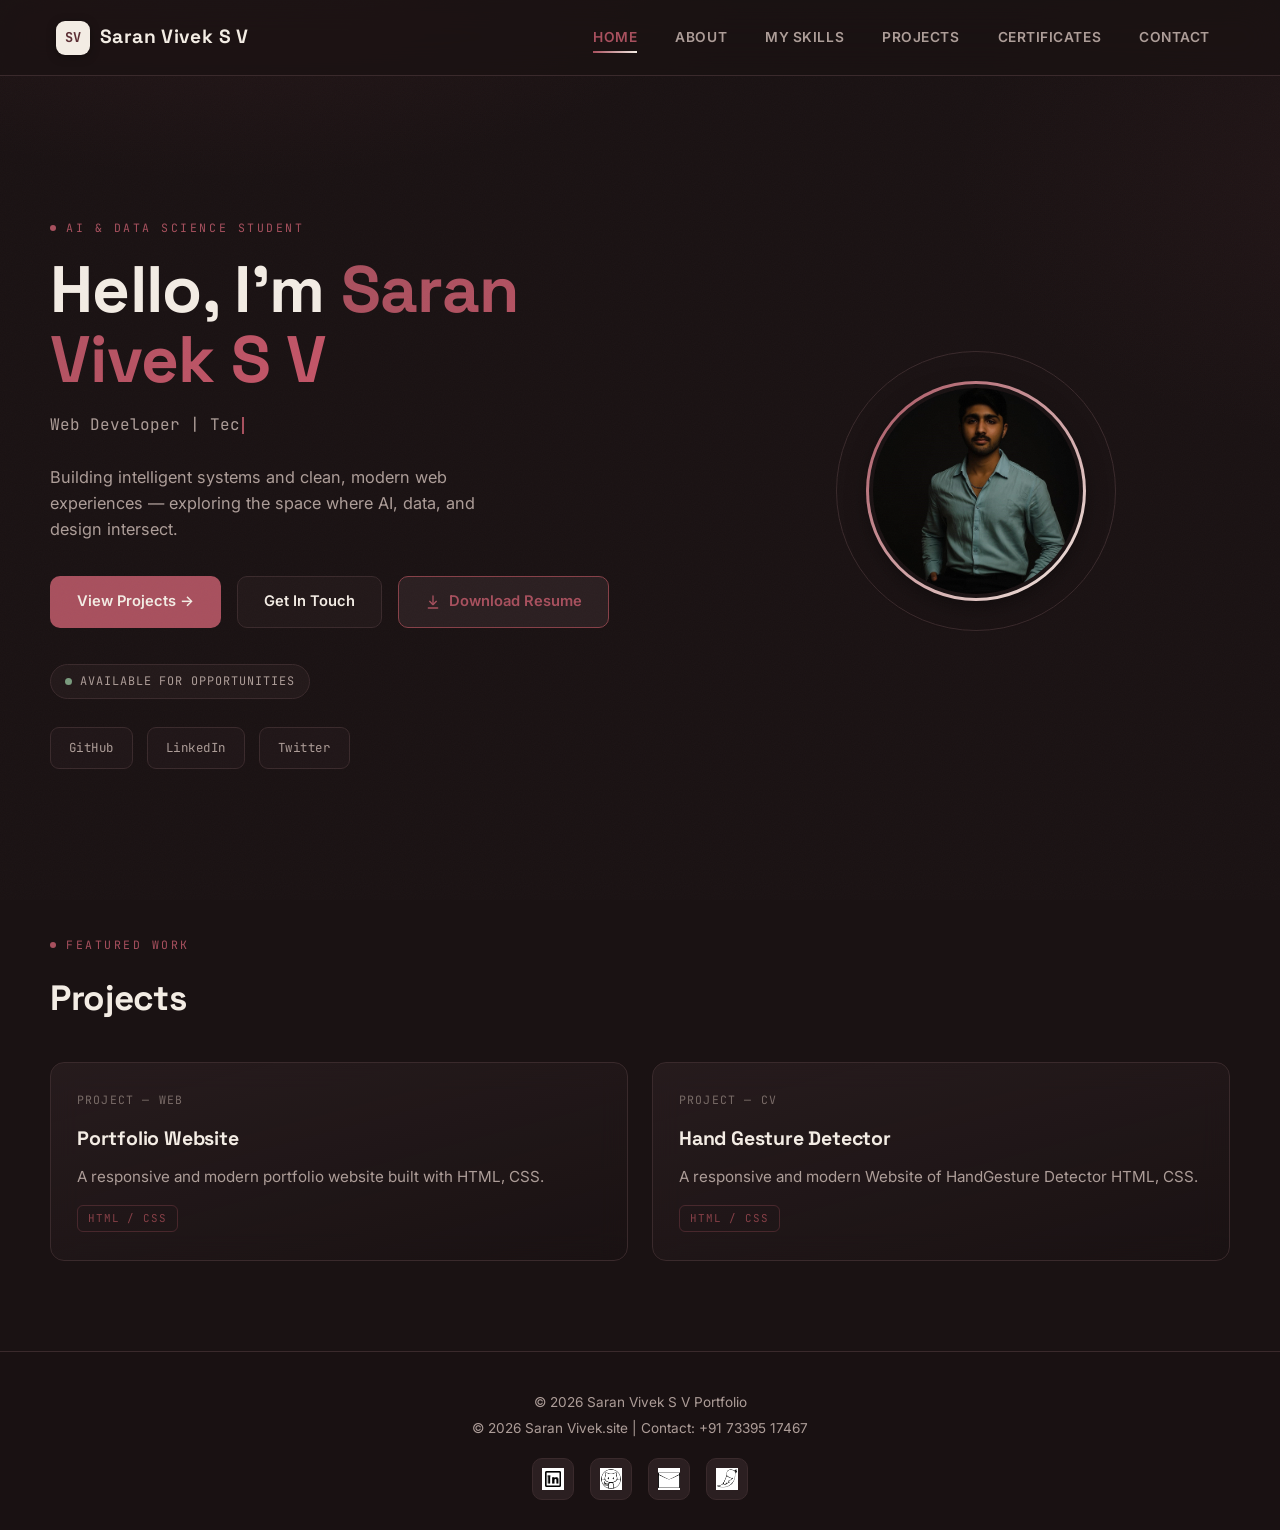
<file: index.html>
<!DOCTYPE html>
<html lang="en">
<head>
  <meta charset="UTF-8" />
  <meta name="viewport" content="width=device-width, initial-scale=1" />
  <title>Saran Vivek.site | Portfolio</title>
  <link rel="icon" type="image/png" href="saran.jpeg" />
  <link rel="preconnect" href="https://fonts.googleapis.com" />
  <link rel="preconnect" href="https://fonts.gstatic.com" crossorigin />
  <link href="https://fonts.googleapis.com/css2?family=Space+Grotesk:wght@500;600;700&family=Inter:wght@400;500;600;700&family=JetBrains+Mono:wght@400;500&display=swap" rel="stylesheet" />
  <link rel="stylesheet" href="style.css" />
</head>
<body>

  <div id="preloader">
    <div class="loader-mark">
      <span>INITIALIZING_PORTFOLIO</span>
      <div class="loader-bar"></div>
    </div>
  </div>

  <div class="bg-layer"></div>
  <div class="grain"></div>

  <header>
    <div class="logo">
      <span class="logo-mark">SV</span>
      Saran Vivek S V
    </div>
    <nav class="primary-nav">
      <a href="./index.html">HOME</a>
      <a href="./about.html">ABOUT</a>
      <a href="./skills.html">MY SKILLS</a>
      <a href="./projects.html">PROJECTS</a>
      <a href="./certificates.html">CERTIFICATES</a>
      <a href="./contact.html">CONTACT</a>
    </nav>
    <button class="nav-toggle" aria-label="Toggle navigation"><span></span><span></span><span></span></button>
  </header>

  <main>
    <section class="shell hero">
      <div class="hero-copy">
        <span class="eyebrow hero-eyebrow">AI &amp; DATA SCIENCE STUDENT</span>
        <h1>Hello, I'm <span class="grad">Saran Vivek S V</span></h1>
        <p class="hero-role"><span class="typed-text">Web Developer | Tech Enthusiast | Innovator</span><span class="type-cursor"></span></p>
        <p class="hero-desc">Building intelligent systems and clean, modern web experiences — exploring the space where AI, data, and design intersect.</p>
        <div class="cta-row">
          <a href="./projects.html" class="btn btn-primary">View Projects →</a>
          <a href="./contact.html" class="btn btn-ghost">Get In Touch</a>
          <a href="resume.pdf" target="_blank" rel="noopener" download class="btn btn-resume">
            <svg viewBox="0 0 24 24" fill="none" stroke="currentColor" stroke-width="2" stroke-linecap="round" stroke-linejoin="round"><path d="M12 3v12"/><path d="m7 11 5 5 5-5"/><path d="M5 21h14"/></svg>
            Download Resume
          </a>
        </div>
        <div class="status-chip"><span class="dot"></span> AVAILABLE FOR OPPORTUNITIES</div>
        <div class="social-links" style="margin-top:28px;">
          <a href="https://github.com/SARANexe-49" target="_blank">GitHub</a>
          <a href="https://www.linkedin.com/in/saran-vivek-s-v-420a1a366?utm_source=share&utm_campaign=share_via&utm_content=profile&utm_medium=android_app" target="_blank">LinkedIn</a>
          <a href="https://x.com/svsaranvivek49?s=08">Twitter</a>
        </div>
      </div>

      <div class="hero-visual">
        <div class="orbit-frame">
          <div class="hero-photo-wrap">
            <div class="hero-photo-inner">
              <img src="saran.jpeg" alt="Saran's Photo" />
            </div>
          </div>
        </div>
      </div>
    </section>

    <section class="shell section" id="projects">
      <div class="reveal">
        <span class="eyebrow">FEATURED WORK</span>
        <h2 style="margin:14px 0 36px; font-size:clamp(1.6rem,3.5vw,2.2rem);">Projects</h2>
      </div>
      <div class="grid reveal-stagger">
        <div class="card panel reveal">
          <span class="card-index">PROJECT — WEB</span>
          <h3><a href="https://saranexe-49.github.io/MY-PORTFOLIO/" target="_blank">Portfolio Website</a></h3>
          <p>A responsive and modern portfolio website built with HTML, CSS.</p>
          <span class="card-tag">HTML / CSS</span>
        </div>

        <div class="card panel reveal">
          <span class="card-index">PROJECT — CV</span>
          <h3><a href="http://127.0.0.1:3002/index.html" target="_blank">Hand Gesture Detector</a></h3>
          <p>A responsive and modern Website of HandGesture Detector HTML, CSS.</p>
          <span class="card-tag">HTML / CSS</span>
        </div>
      </div>
    </section>
  </main>

  <footer>
    <p>© 2026 Saran Vivek S V Portfolio</p>
    <p>© 2026 Saran Vivek.site | Contact: +91 73395 17467</p>
    <div class="footer-icons">
      <a href="https://www.linkedin.com/in/saran-vivek-s-v-420a1a366?utm_source=share&utm_campaign=share_via&utm_content=profile&utm_medium=android_app" target="_blank"><img src="./icons8-linkedin.gif" alt="LinkedIn"></a>
      <a href="https://github.com/SARANexe-49" target="_blank"><img src="./icons8-github.gif" alt="GitHub"></a>
      <a href="mailto:svsaranvivek@gmail.com"><img src="./icons8-email.gif" alt="Email"></a>
      <a href="https://x.com/svsaranvivek49?s=08"><img src="icons8-twitter-bird.gif" alt="Twitter"></a>
    </div>
  </footer>

  <script src="script.js"></script>
</body>
</html>
</file>
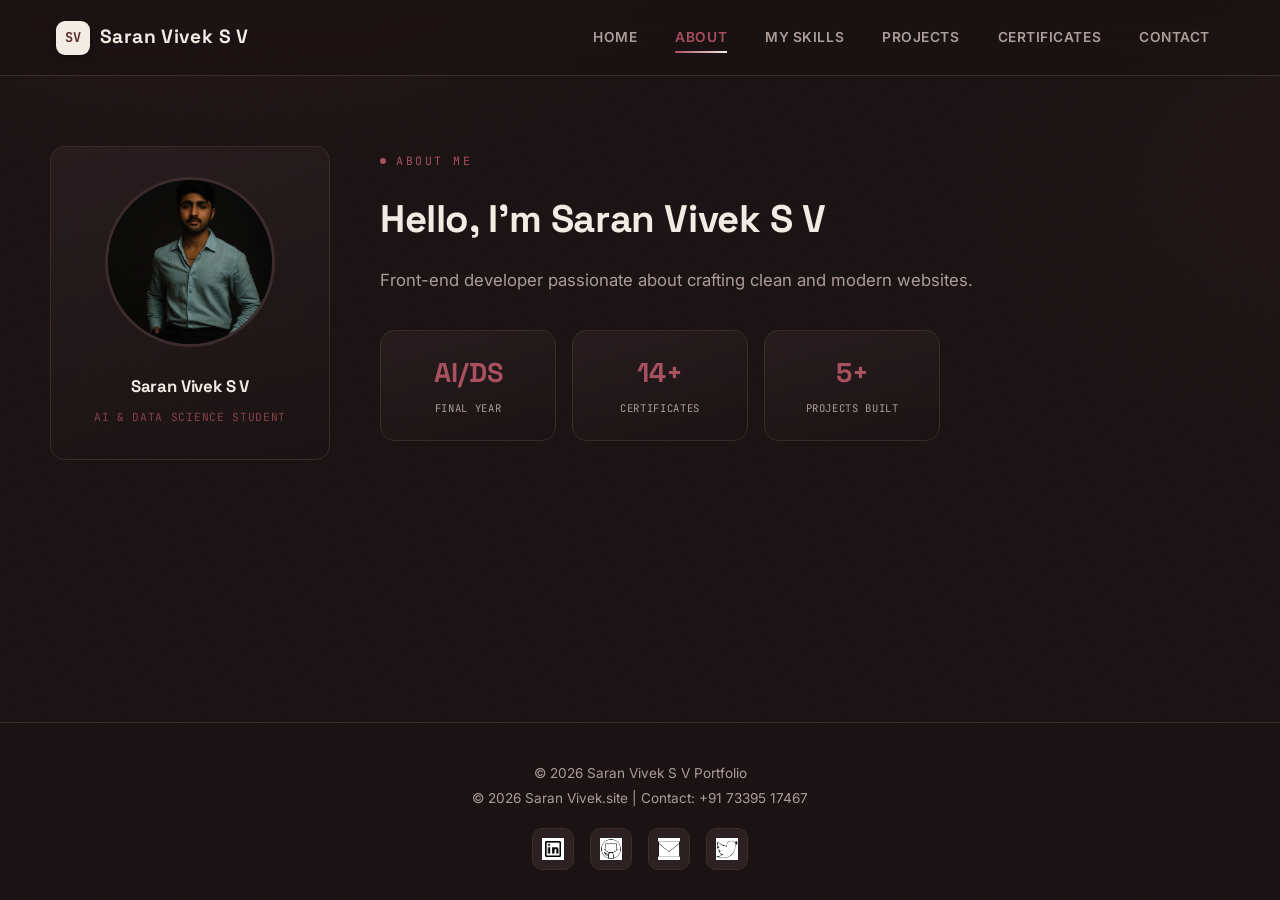
<file: about.html>
<!DOCTYPE html>
<html lang="en">
<head>
  <meta charset="UTF-8" />
  <meta name="viewport" content="width=device-width, initial-scale=1" />
  <title>Saran Vivek.site - About</title>
  <link rel="icon" type="image/png" href="saran.jpeg" />
  <link rel="preconnect" href="https://fonts.googleapis.com" />
  <link rel="preconnect" href="https://fonts.gstatic.com" crossorigin />
  <link href="https://fonts.googleapis.com/css2?family=Space+Grotesk:wght@500;600;700&family=Inter:wght@400;500;600;700&family=JetBrains+Mono:wght@400;500&display=swap" rel="stylesheet" />
  <link rel="stylesheet" href="style.css" />
</head>
<body>

  <div id="preloader">
    <div class="loader-mark">
      <span>LOADING_PROFILE</span>
      <div class="loader-bar"></div>
    </div>
  </div>

  <div class="bg-layer"></div>
  <div class="grain"></div>

  <header>
    <div class="logo">
      <span class="logo-mark">SV</span>
      Saran Vivek S V
    </div>
    <nav class="primary-nav">
      <a href="./index.html">HOME</a>
      <a href="./about.html">ABOUT</a>
      <a href="./skills.html">MY SKILLS</a>
      <a href="./projects.html">PROJECTS</a>
      <a href="./certificates.html">CERTIFICATES</a>
      <a href="./contact.html">CONTACT</a>
    </nav>
    <button class="nav-toggle" aria-label="Toggle navigation"><span></span><span></span><span></span></button>
  </header>

  <main>
    <div class="shell about-wrap">
      <div class="about-photo-card panel reveal">
        <img src="saran.jpeg" alt="Saran's Photo" id="profile-photo" />
        <h3>Saran Vivek S V</h3>
        <span>AI &amp; DATA SCIENCE STUDENT</span>
      </div>

      <div class="about-body">
        <span class="eyebrow reveal">ABOUT ME</span>
        <h2 class="reveal">Hello, I'm Saran Vivek S V</h2>
        <p class="reveal">Front-end developer passionate about crafting clean and modern websites.</p>

        <div class="stat-row reveal-stagger">
          <div class="panel reveal"><strong>AI/DS</strong><span>Final Year</span></div>
          <div class="panel reveal"><strong>14+</strong><span>Certificates</span></div>
          <div class="panel reveal"><strong>5+</strong><span>Projects Built</span></div>
        </div>
      </div>
    </div>
  </main>

  <footer>
    <p>© 2026 Saran Vivek S V Portfolio</p>
    <p>© 2026 Saran Vivek.site | Contact: +91 73395 17467</p>
    <div class="footer-icons">
      <a href="https://www.linkedin.com/in/saran-vivek-s-v-420a1a366?utm_source=share&utm_campaign=share_via&utm_content=profile&utm_medium=android_app" target="_blank"><img src="./icons8-linkedin.gif" alt="LinkedIn"></a>
      <a href="https://github.com/SARANexe-49" target="_blank"><img src="./icons8-github.gif" alt="GitHub"></a>
      <a href="mailto:svsaranvivek@gmail.com"><img src="./icons8-email.gif" alt="Email"></a>
      <a href="https://x.com/svsaranvivek49?s=08"><img src="icons8-twitter-bird.gif" alt="Twitter"></a>
    </div>
  </footer>

  <script src="script.js"></script>
</body>
</html>
</file>
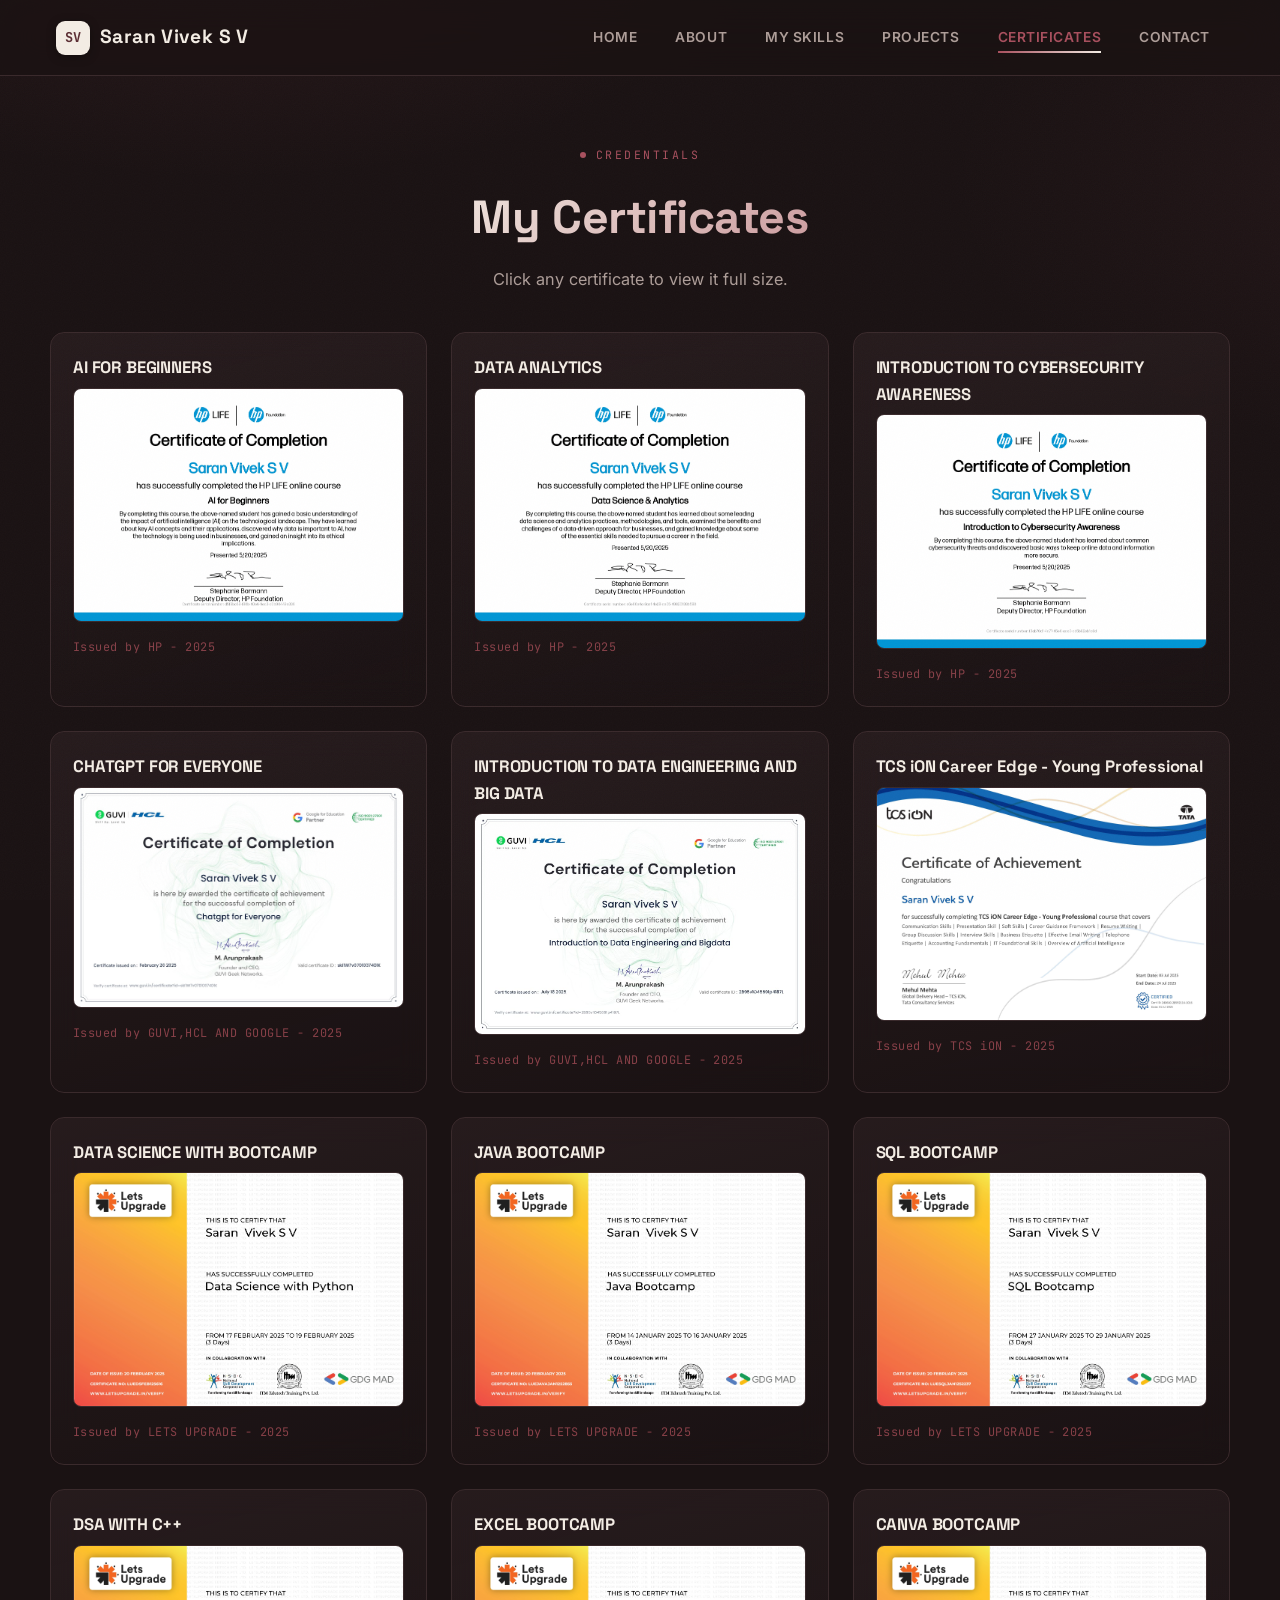
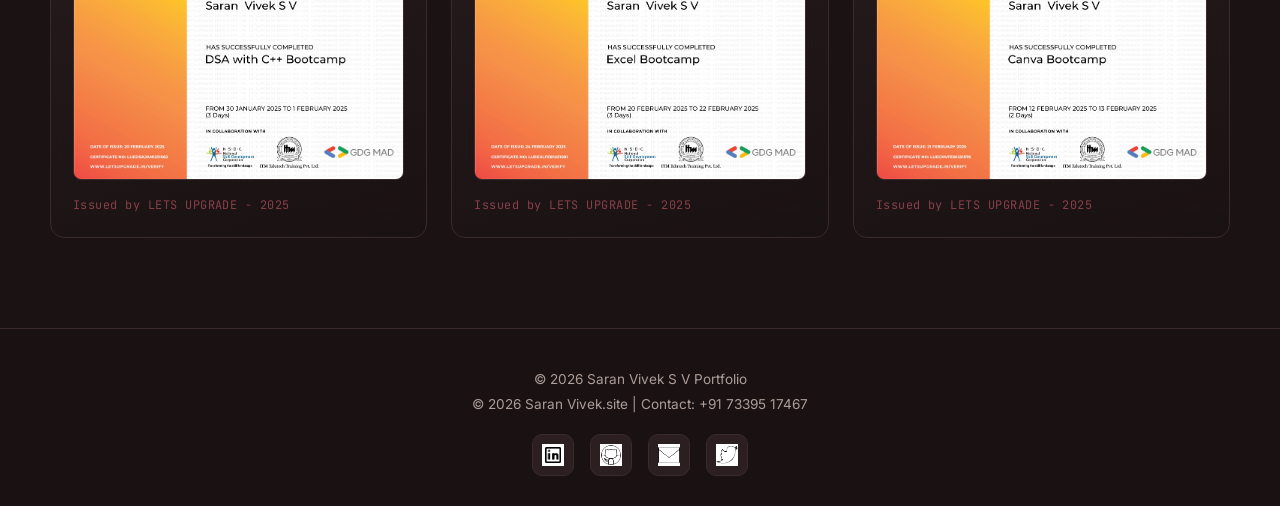
<file: certificates.html>
<!DOCTYPE html>
<html lang="en">
<head>
  <meta charset="UTF-8" />
  <meta name="viewport" content="width=device-width, initial-scale=1" />
  <title>Saran Vivek.site - Certificates</title>
  <link rel="icon" type="image/png" href="saran.jpeg" />
  <link rel="preconnect" href="https://fonts.googleapis.com" />
  <link rel="preconnect" href="https://fonts.gstatic.com" crossorigin />
  <link href="https://fonts.googleapis.com/css2?family=Space+Grotesk:wght@500;600;700&family=Inter:wght@400;500;600;700&family=JetBrains+Mono:wght@400;500&display=swap" rel="stylesheet" />
  <link rel="stylesheet" href="style.css" />
</head>
<body>

  <div id="preloader">
    <div class="loader-mark">
      <span>LOADING_CREDENTIALS</span>
      <div class="loader-bar"></div>
    </div>
  </div>

  <div class="bg-layer"></div>
  <div class="grain"></div>

  <header>
    <div class="logo">
      <span class="logo-mark">SV</span>
      Saran Vivek S V
    </div>
    <nav class="primary-nav">
      <a href="./index.html">HOME</a>
      <a href="./about.html">ABOUT</a>
      <a href="./skills.html">MY SKILLS</a>
      <a href="./projects.html">PROJECTS</a>
      <a href="./certificates.html">CERTIFICATES</a>
      <a href="./contact.html">CONTACT</a>
    </nav>
    <button class="nav-toggle" aria-label="Toggle navigation"><span></span><span></span><span></span></button>
  </header>

  <main>
    <div class="shell page-head reveal">
      <span class="eyebrow">CREDENTIALS</span>
      <h1>My Certificates</h1>
      <p>Click any certificate to view it full size.</p>
    </div>

    <section class="shell section" style="padding-top:0;">
      <div class="certificate-list reveal-stagger">

        <!-- Certificates go here -->
        <div class="certificate panel reveal">
          <h3>AI FOR BEGINNERS</h3>
          <a href="Ai for beginners.jpg" class="cert-frame"><img src="Ai for beginners.jpg" alt="AI FOR BEGINNERS" /></a>
          <p>Issued by HP - 2025</p>
        </div>

        <div class="certificate panel reveal">
          <h3>DATA ANALYTICS</h3>
          <a href="Data Analytics.jpg" class="cert-frame"><img src="Data Analytics.jpg" alt="DATA ANALYTICS" /></a>
          <p>Issued by HP - 2025</p>
        </div>

        <div class="certificate panel reveal">
          <h3>INTRODUCTION TO CYBERSECURITY AWARENESS</h3>
          <a href="Introduction to cyber security.jpg" class="cert-frame"><img src="Introduction to cyber security.jpg" alt="INTRODUCTION TO CYBERSECURITY" /></a>
          <p>Issued by HP - 2025</p>
        </div>

        <div class="certificate panel reveal">
          <h3>CHATGPT FOR EVERYONE</h3>
          <a href="chatgpt for everyone.jpeg" class="cert-frame"><img src="chatgpt for everyone.jpeg" alt="CHATGPT FOR EVERYONE" /></a>
          <p>Issued by GUVI,HCL AND GOOGLE - 2025</p>
        </div>

        <div class="certificate panel reveal">
          <h3>INTRODUCTION TO DATA ENGINEERING AND BIG DATA</h3>
          <a href="introduction to data engineering and big data.jpg" class="cert-frame"><img src="introduction to data engineering and big data.jpg" alt="INTRODUCTION TO DATA ENGINEERING AND BIG DATA" /></a>
          <p>Issued by GUVI,HCL AND GOOGLE - 2025</p>
        </div>

        <div class="certificate panel reveal">
          <h3> TCS iON Career Edge - Young Professional</h3>
          <a href="Saran_V_4922894.jpg" class="cert-frame"><img src="Saran_V_4922894.jpg" alt=" TCS iON Career Edge - Young Professional" /></a>
          <p>Issued by TCS iON - 2025</p>
        </div>

        <div class="certificate panel reveal">
          <h3>DATA SCIENCE WITH BOOTCAMP</h3>
          <a href="Data science with bootcamp.jpg" class="cert-frame"><img src="Data science with bootcamp.jpg" alt="DATA SCIENCE BOOTCAMP" /></a>
          <p>Issued by LETS UPGRADE - 2025</p>
        </div>

        <div class="certificate panel reveal">
          <h3>JAVA BOOTCAMP</h3>
          <a href="Java bootcamp.jpg" class="cert-frame"><img src="Java bootcamp.jpg" alt="JAVA BOOTCAMP" /></a>
          <p>Issued by LETS UPGRADE - 2025</p>
        </div>

        <div class="certificate panel reveal">
          <h3>SQL BOOTCAMP</h3>
          <a href="SQL bootcamp.jpg" class="cert-frame"><img src="SQL bootcamp.jpg" alt="SQL BOOTCAMP" /></a>
          <p>Issued by LETS UPGRADE - 2025</p>
        </div>

        <div class="certificate panel reveal">
          <h3>DSA WITH C++</h3>
          <a href="Dsa with c++.jpg" class="cert-frame"><img src="Dsa with c++.jpg" alt="DSA WITH C++" /></a>
          <p>Issued by LETS UPGRADE - 2025</p>
        </div>

        <div class="certificate panel reveal">
          <h3>EXCEL BOOTCAMP</h3>
          <a href="Excel bootcamp.jpg" class="cert-frame"><img src="Excel bootcamp.jpg" alt="EXCEL BOOTCAMP" /></a>
          <p>Issued by LETS UPGRADE - 2025</p>
        </div>

        <div class="certificate panel reveal">
          <h3>CANVA BOOTCAMP</h3>
          <a href="Canva bootcamp.jpg" class="cert-frame"><img src="Canva bootcamp.jpg" alt="CANVA BOOTCAMP" /></a>
          <p>Issued by LETS UPGRADE - 2025</p>
        </div>

      </div>
    </section>
  </main>

  <footer>
    <p>© 2026 Saran Vivek S V Portfolio</p>
    <p>&copy; 2026 Saran Vivek.site | Contact: +91 73395 17467</p>
    <div class="footer-icons">
      <a href="https://www.linkedin.com/in/saran-vivek-s-v-420a1a366" target="_blank"><img src="./icons8-linkedin.gif" alt="LinkedIn"></a>
      <a href="https://github.com/SARANexe-49" target="_blank"><img src="./icons8-github.gif" alt="GitHub"></a>
      <a href="mailto:svsaranvivek@gmail.com"><img src="./icons8-email.gif" alt="Email"></a>
      <a href="https://x.com/svsaranvivek49?s=08"><img src="icons8-twitter-bird.gif" alt="Twitter"></a>
    </div>
  </footer>

  <script src="script.js"></script>
</body>
</html>
</file>
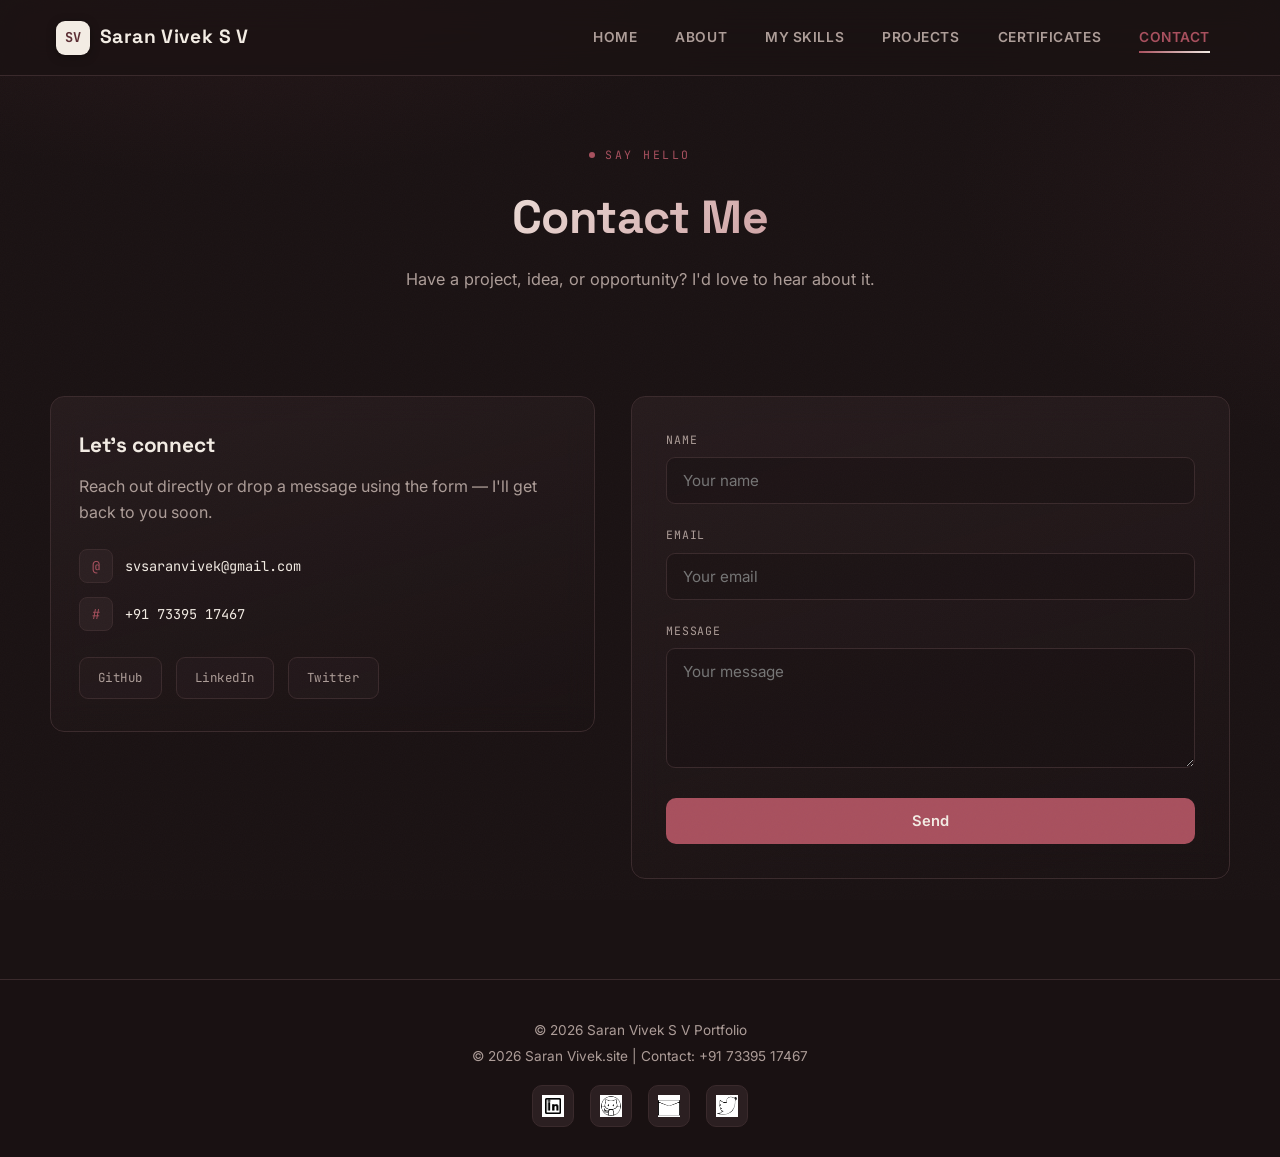
<file: contact.html>
<!DOCTYPE html>
<html lang="en">
<head>
  <meta charset="UTF-8" />
  <meta name="viewport" content="width=device-width, initial-scale=1" />
  <title>Saran Vivek.site - Contact</title>
  <link rel="icon" type="image/png" href="saran.jpeg" />
  <link rel="preconnect" href="https://fonts.googleapis.com" />
  <link rel="preconnect" href="https://fonts.gstatic.com" crossorigin />
  <link href="https://fonts.googleapis.com/css2?family=Space+Grotesk:wght@500;600;700&family=Inter:wght@400;500;600;700&family=JetBrains+Mono:wght@400;500&display=swap" rel="stylesheet" />
  <link rel="stylesheet" href="style.css" />
</head>
<body>

  <div id="preloader">
    <div class="loader-mark">
      <span>OPENING_CHANNEL</span>
      <div class="loader-bar"></div>
    </div>
  </div>

  <div class="bg-layer"></div>
  <div class="grain"></div>

  <header>
    <div class="logo">
      <span class="logo-mark">SV</span>
      Saran Vivek S V
    </div>
    <nav class="primary-nav">
      <a href="./index.html">HOME</a>
      <a href="./about.html">ABOUT</a>
      <a href="./skills.html">MY SKILLS</a>
      <a href="./projects.html">PROJECTS</a>
      <a href="./certificates.html">CERTIFICATES</a>
      <a href="./contact.html">CONTACT</a>
    </nav>
    <button class="nav-toggle" aria-label="Toggle navigation"><span></span><span></span><span></span></button>
  </header>

  <main>
    <div class="shell page-head reveal">
      <span class="eyebrow">SAY HELLO</span>
      <h1>Contact Me</h1>
      <p>Have a project, idea, or opportunity? I'd love to hear about it.</p>
    </div>

    <div class="shell contact-wrap">
      <div class="contact-info panel reveal">
        <h3>Let's connect</h3>
        <p>Reach out directly or drop a message using the form — I'll get back to you soon.</p>

        <div class="contact-line">
          <span class="ic">@</span> svsaranvivek@gmail.com
        </div>
        <div class="contact-line">
          <span class="ic">#</span> +91 73395 17467
        </div>

        <div class="social-links" style="margin-top:26px;">
          <a href="https://github.com/SARANexe-49" target="_blank">GitHub</a>
          <a href="https://www.linkedin.com/in/saran-vivek-s-v-420a1a366?utm_source=share&utm_campaign=share_via&utm_content=profile&utm_medium=android_app" target="_blank">LinkedIn</a>
          <a href="https://x.com/svsaranvivek49?s=08">Twitter</a>
        </div>
      </div>

      <form class="contact-form panel reveal" action="mailto:aa4674904@gmail.com" method="POST" enctype="text/plain" onsubmit="alert('Thank you for your message! I will get back to you soon.');">
        <div class="field">
          <label for="name">Name</label>
          <input type="text" id="name" name="Name" placeholder="Your name" required />
        </div>

        <div class="field">
          <label for="email">Email</label>
          <input type="email" id="email" name="Email" placeholder="Your email" required />
        </div>

        <div class="field">
          <label for="message">Message</label>
          <textarea id="message" name="Message" placeholder="Your message" required></textarea>
        </div>

        <button type="submit" class="btn btn-primary">Send</button>
      </form>
    </div>
  </main>

  <footer>
    <p>© 2026 Saran Vivek S V Portfolio</p>
    <p>&copy; 2026 Saran Vivek.site | Contact: +91 73395 17467</p>

    <div class="footer-icons">
      <a href="https://www.linkedin.com/in/saran-vivek-s-v-420a1a366?utm_source=share&utm_campaign=share_via&utm_content=profile&utm_medium=android_app" target="_blank">
        <img src="./icons8-linkedin.gif" alt="LinkedIn">
      </a>
      <a href="https://github.com/SARANexe-49" target="_blank">
        <img src="./icons8-github.gif" alt="GitHub">
      </a>
      <a href="mailto:svsaranvivek@gmail.com">
        <img src="./icons8-email.gif" alt="Email">
      </a>
      <a href="https://x.com/svsaranvivek49?s=08">
        <img src="./icons8-twitter-bird.gif" alt="Twitter">
      </a>
    </div>
  </footer>

  <script src="script.js"></script>
</body>
</html>
</file>
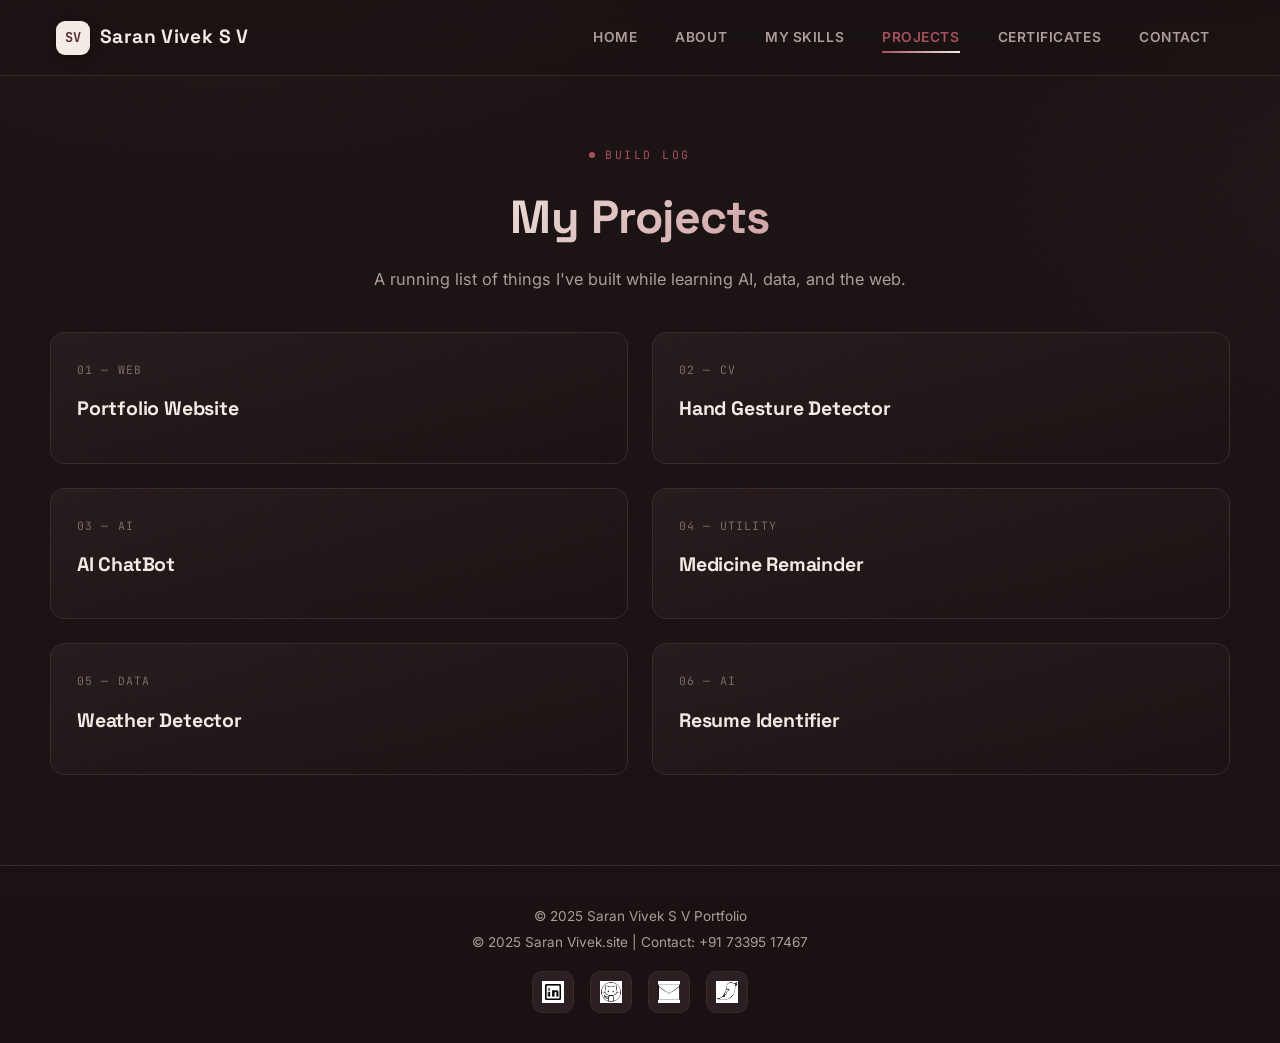
<file: projects.html>
<!DOCTYPE html>
<html lang="en">
<head>
  <meta charset="UTF-8" />
  <meta name="viewport" content="width=device-width, initial-scale=1" />
  <title>Projects - Saran Vivek.site Portfolio</title>
  <link rel="icon" type="image/png" href="saran.jpeg" />
  <link rel="preconnect" href="https://fonts.googleapis.com" />
  <link rel="preconnect" href="https://fonts.gstatic.com" crossorigin />
  <link href="https://fonts.googleapis.com/css2?family=Space+Grotesk:wght@500;600;700&family=Inter:wght@400;500;600;700&family=JetBrains+Mono:wght@400;500&display=swap" rel="stylesheet" />
  <link rel="stylesheet" href="style.css" />
</head>
<body>

  <div id="preloader">
    <div class="loader-mark">
      <span>LOADING_PROJECTS</span>
      <div class="loader-bar"></div>
    </div>
  </div>

  <div class="bg-layer"></div>
  <div class="grain"></div>

  <header>
    <div class="logo">
      <span class="logo-mark">SV</span>
      Saran Vivek S V
    </div>
    <nav class="primary-nav">
      <a href="./index.html">HOME</a>
      <a href="./about.html">ABOUT</a>
      <a href="./skills.html">MY SKILLS</a>
      <a href="./projects.html">PROJECTS</a>
      <a href="./certificates.html">CERTIFICATES</a>
      <a href="./contact.html">CONTACT</a>
    </nav>
    <button class="nav-toggle" aria-label="Toggle navigation"><span></span><span></span><span></span></button>
  </header>

  <main>
    <div class="shell page-head reveal">
      <span class="eyebrow">BUILD LOG</span>
      <h1>My Projects</h1>
      <p>A running list of things I've built while learning AI, data, and the web.</p>
    </div>

    <section class="shell section" style="padding-top:0;">
      <ul class="grid reveal-stagger" style="list-style:none; grid-template-columns: repeat(2, 1fr);">
        <li class="card panel reveal">
          <span class="card-index">01 — WEB</span>
          <h3><a href="https://saranexe-49.github.io/MY-PORTFOLIO/" target="_blank">Portfolio Website</a></h3>
        </li>
        <li class="card panel reveal">
          <span class="card-index">02 — CV</span>
          <h3><a href="http://127.0.0.1:3002/index.html" target="_blank">Hand Gesture Detector</a></h3>
        </li>
        <li class="card panel reveal">
          <span class="card-index">03 — AI</span>
          <h3><a href="http://127.0.0.1:5000" target="_blank">AI ChatBot</a></h3>
        </li>
        <li class="card panel reveal">
          <span class="card-index">04 — UTILITY</span>
          <h3><a href="http://127.0.0.1:3002/index.html" target="_blank">Medicine Remainder </a></h3>
        </li>
        <li class="card panel reveal">
          <span class="card-index">05 — DATA</span>
          <h3><a href="http://127.0.0.1:3004/index.html" target="_blank"> Weather Detector </a></h3>
        </li>
        <li class="card panel reveal">
          <span class="card-index">06 — AI</span>
          <h3><a href="http://127.0.0.1:5000" target="_blank"> Resume Identifier </a></h3>
        </li>
        <!-- Add more projects here -->
      </ul>
    </section>
  </main>

  <footer>
    <p>© 2025 Saran Vivek S V Portfolio</p>
    <p>&copy; 2025 Saran Vivek.site | Contact: +91 73395 17467</p>

    <div class="footer-icons">
      <a href="https://www.linkedin.com/in/saran-vivek-s-v-420a1a366?utm_source=share&utm_campaign=share_via&utm_content=profile&utm_medium=android_app" target="_blank">
        <img src="./icons8-linkedin.gif" alt="LinkedIn">
      </a>
      <a href="https://github.com/SARANexe-49" target="_blank">
        <img src="./icons8-github.gif" alt="GitHub">
      </a>
      <a href="mailto:svsaranvivek@gmail.com">
        <img src="./icons8-email.gif" alt="Email">
      </a>
      <a href="https://x.com/svsaranvivek49?s=08">
        <img src="./icons8-twitter-bird.gif" alt="Twitter">
      </a>
    </div>
  </footer>

  <script src="script.js"></script>
</body>
</html>
</file>
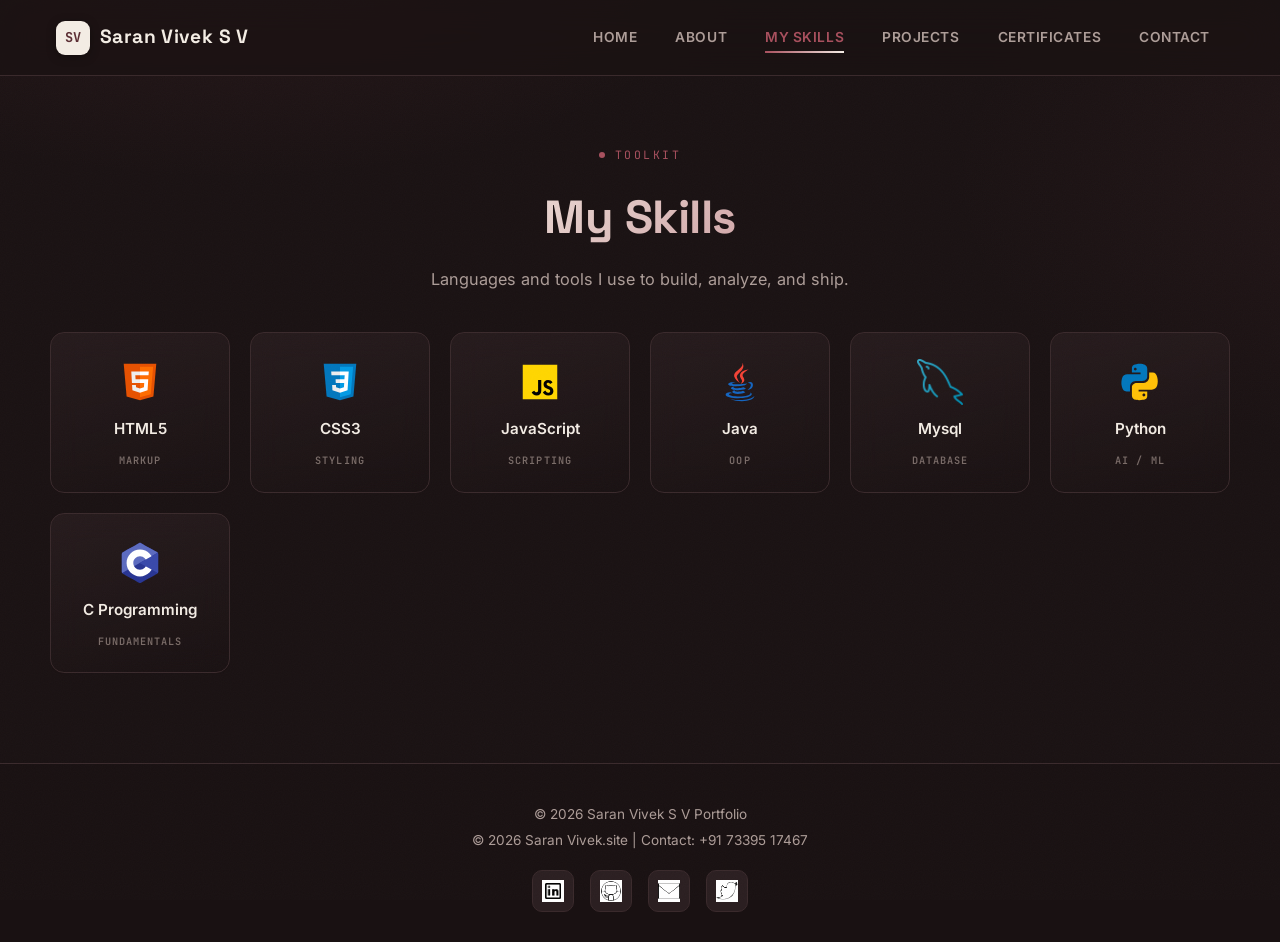
<file: skills.html>
<!DOCTYPE html>
<html lang="en">
<head>
  <meta charset="UTF-8" />
  <meta name="viewport" content="width=device-width, initial-scale=1" />
  <title>MySkills - Saran Vivek S V Portfolio</title>
  <link rel="icon" type="image/png" href="saran.jpeg" />
  <link rel="preconnect" href="https://fonts.googleapis.com" />
  <link rel="preconnect" href="https://fonts.gstatic.com" crossorigin />
  <link href="https://fonts.googleapis.com/css2?family=Space+Grotesk:wght@500;600;700&family=Inter:wght@400;500;600;700&family=JetBrains+Mono:wght@400;500&display=swap" rel="stylesheet" />
  <link rel="stylesheet" href="style.css" />
</head>
<body>

  <div id="preloader">
    <div class="loader-mark">
      <span>LOADING_SKILLSET</span>
      <div class="loader-bar"></div>
    </div>
  </div>

  <div class="bg-layer"></div>
  <div class="grain"></div>

  <header>
    <div class="logo">
      <span class="logo-mark">SV</span>
      Saran Vivek S V
    </div>
    <nav class="primary-nav">
      <a href="./index.html">HOME</a>
      <a href="./about.html">ABOUT</a>
      <a href="./skills.html">MY SKILLS</a>
      <a href="./projects.html">PROJECTS</a>
      <a href="./certificates.html">CERTIFICATES</a>
      <a href="./contact.html">CONTACT</a>
    </nav>
    <button class="nav-toggle" aria-label="Toggle navigation"><span></span><span></span><span></span></button>
  </header>

  <main>
    <div class="shell page-head reveal">
      <span class="eyebrow">TOOLKIT</span>
      <h1>My Skills</h1>
      <p>Languages and tools I use to build, analyze, and ship.</p>
    </div>

    <section class="shell section" id="skills" style="padding-top:0;">
      <ul class="skills-list reveal-stagger">
        <li class="panel reveal">
          <img src="icons8-html5.svg" alt="HTML5 Logo" class="skill-logo" />
          HTML5
          <span class="skill-tag">Markup</span>
        </li>
        <li class="panel reveal">
          <img src="icons8-css3.svg" alt="CSS3 Logo" class="skill-logo" />
          CSS3
          <span class="skill-tag">Styling</span>
        </li>
        <li class="panel reveal">
          <img src="icons8-javascript.svg" alt="JavaScript Logo" class="skill-logo" />
          JavaScript
          <span class="skill-tag">Scripting</span>
        </li>
        <li class="panel reveal">
          <img src="icons8-java.svg" alt="Java logo" class="skill-logo" />
          Java
          <span class="skill-tag">OOP</span>
        </li>
        <li class="panel reveal">
          <img src="icons8-mysql-96.png" alt="Mysql logo" class="skill-logo" />
          Mysql
          <span class="skill-tag">Database</span>
        </li>
        <li class="panel reveal">
          <img src="icons8-python.svg" alt="Python Logo" class="skill-logo" />
          Python
          <span class="skill-tag">AI / ML</span>
        </li>
        <li class="panel reveal">
          <img src="icons8-c-programming.svg" alt="C Logo" class="skill-logo" />
          C Programming
          <span class="skill-tag">Fundamentals</span>
        </li>
      </ul>
    </section>
  </main>

  <footer>
    <p>© 2026 Saran Vivek S V Portfolio</p>
    <p>© 2026 Saran Vivek.site | Contact: +91 73395 17467</p>
    <div class="footer-icons">
      <a href="https://www.linkedin.com/in/saran-vivek-s-v-420a1a366?utm_source=share&utm_campaign=share_via&utm_content=profile&utm_medium=android_app" target="_blank"><img src="./icons8-linkedin.gif" alt="LinkedIn"></a>
      <a href="https://github.com/SARANexe-49" target="_blank"><img src="./icons8-github.gif" alt="GitHub"></a>
      <a href="mailto:svsaranvivek@gmail.com"><img src="./icons8-email.gif" alt="Email"></a>
      <a href="https://x.com/svsaranvivek49?s=08"><img src="icons8-twitter-bird.gif" alt="Twitter"></a>
    </div>
  </footer>

  <script src="script.js"></script>
</body>
</html>
</file>
<file: style.css>
/* =========================================================
   SARAN VIVEK S V — PORTFOLIO
   Design tokens
   ========================================================= */
:root {
  /* Color — matte cherry red + warm white */
  --void:        #1a1213;
  --panel:       #241a1c;
  --panel-soft:  #2b1f21;
  --line:        #3a2a2c;
  --cherry:      #a8505e;
  --cherry-dim:  #874048;
  --cherry-deep: #5c2e34;
  --cream:       #f3ece4;
  --text:        #f3ece4;
  --muted:       #ad9d98;
  --muted-dim:   #7a6c68;
  --danger:      #b5555f;

  /* Type */
  --font-display: "Space Grotesk", "Segoe UI", sans-serif;
  --font-body:    "Inter", "Segoe UI", sans-serif;
  --font-mono:    "JetBrains Mono", monospace;

  /* Layout */
  --max-w: 1180px;
  --radius: 14px;
  --radius-sm: 8px;
  --nav-h: 76px;
}

* { margin: 0; padding: 0; box-sizing: border-box; }
html { scroll-behavior: smooth; }

@media (prefers-reduced-motion: reduce) {
  html { scroll-behavior: auto; }
  *, *::before, *::after { animation-duration: 0.001ms !important; animation-iteration-count: 1 !important; transition-duration: 0.001ms !important; }
}

body {
  font-family: var(--font-body);
  background: var(--void);
  color: var(--text);
  line-height: 1.6;
  min-height: 100vh;
  display: flex;
  flex-direction: column;
  overflow-x: hidden;
  position: relative;
}

::selection { background: var(--cherry); color: var(--cream); }

::-webkit-scrollbar { width: 10px; }
::-webkit-scrollbar-track { background: var(--void); }
::-webkit-scrollbar-thumb { background: var(--line); border-radius: 10px; }
::-webkit-scrollbar-thumb:hover { background: var(--cherry-dim); }

a { color: inherit; }

h1, h2, h3, h4 {
  font-family: var(--font-display);
  letter-spacing: -0.01em;
}

/* =========================================================
   AMBIENT BACKGROUND — static, no motion
   ========================================================= */
.bg-layer {
  position: fixed;
  inset: 0;
  z-index: -2;
  pointer-events: none;
  background:
    radial-gradient(ellipse 70% 50% at 18% -10%, rgba(168, 80, 94, 0.10), transparent 60%),
    radial-gradient(ellipse 60% 50% at 110% 20%, rgba(168, 80, 94, 0.06), transparent 60%),
    var(--void);
}

.grain {
  position: fixed;
  inset: 0;
  z-index: 40;
  pointer-events: none;
  opacity: 0.025;
  background-image: url("[data-uri]");
}

/* =========================================================
   PRELOADER
   ========================================================= */
#preloader {
  position: fixed;
  inset: 0;
  z-index: 10000;
  background: var(--void);
  display: flex;
  align-items: center;
  justify-content: center;
  transition: opacity 0.4s ease, visibility 0.4s ease;
}
#preloader.done { opacity: 0; visibility: hidden; }
.loader-mark {
  font-family: var(--font-mono);
  font-size: 0.85rem;
  color: var(--cherry);
  letter-spacing: 0.15em;
  display: flex;
  flex-direction: column;
  align-items: center;
  gap: 14px;
}
.loader-bar {
  width: 180px;
  height: 2px;
  background: var(--line);
  position: relative;
  overflow: hidden;
  border-radius: 2px;
}
.loader-bar::after {
  content: "";
  position: absolute;
  inset: 0;
  width: 40%;
  background: linear-gradient(90deg, transparent, var(--cherry), var(--cream), transparent);
  animation: loaderSweep 1.1s ease-in-out infinite;
}
@keyframes loaderSweep {
  0% { transform: translateX(-100%); }
  100% { transform: translateX(250%); }
}

/* =========================================================
   HEADER / NAV
   ========================================================= */
header {
  position: sticky;
  top: 0;
  z-index: 1000;
  height: var(--nav-h);
  display: flex;
  align-items: center;
  padding: 0 clamp(20px, 5vw, 56px);
  background: rgba(26, 18, 19, 0.72);
  backdrop-filter: blur(18px) saturate(140%);
  -webkit-backdrop-filter: blur(18px) saturate(140%);
  border-bottom: 1px solid var(--line);
  justify-content: space-between;
  transition: border-color 0.3s ease, background 0.3s ease;
}

.logo {
  font-family: var(--font-display);
  font-size: 1.2rem;
  font-weight: 700;
  letter-spacing: 0.02em;
  display: flex;
  align-items: center;
  gap: 10px;
  white-space: nowrap;
}
.logo-mark {
  width: 34px; height: 34px;
  border-radius: 9px;
  background: var(--cream);
  display: flex;
  align-items: center;
  justify-content: center;
  font-family: var(--font-mono);
  font-size: 0.85rem;
  font-weight: 700;
  color: var(--cherry-deep);
  flex-shrink: 0;
  box-shadow: 0 2px 10px rgba(0, 0, 0, 0.35);
}

nav.primary-nav {
  display: flex;
  align-items: center;
  gap: clamp(4px, 1.4vw, 10px);
}

nav.primary-nav a {
  position: relative;
  text-decoration: none;
  color: var(--muted);
  font-size: 0.86rem;
  font-weight: 600;
  letter-spacing: 0.04em;
  padding: 9px 14px;
  border-radius: 8px;
  transition: color 0.25s ease;
}
nav.primary-nav a::after {
  content: "";
  position: absolute;
  left: 14px; right: 14px;
  bottom: 5px;
  height: 1.5px;
  background: linear-gradient(90deg, var(--cherry), var(--cream));
  transform: scaleX(0);
  transform-origin: left;
  transition: transform 0.3s ease;
}
nav.primary-nav a:hover { color: var(--text); }
nav.primary-nav a:hover::after { transform: scaleX(1); }
nav.primary-nav a.active {
  color: var(--cherry);
}
nav.primary-nav a.active::after { transform: scaleX(1); }

.nav-toggle {
  display: none;
  width: 40px; height: 40px;
  border-radius: 8px;
  background: var(--panel-soft);
  border: 1px solid var(--line);
  flex-direction: column;
  align-items: center;
  justify-content: center;
  gap: 4px;
  cursor: pointer;
  flex-shrink: 0;
}
.nav-toggle span {
  width: 18px; height: 1.5px;
  background: var(--text);
  border-radius: 2px;
  transition: transform 0.25s ease, opacity 0.25s ease;
}
.nav-toggle.open span:nth-child(1) { transform: translateY(5.5px) rotate(45deg); }
.nav-toggle.open span:nth-child(2) { opacity: 0; }
.nav-toggle.open span:nth-child(3) { transform: translateY(-5.5px) rotate(-45deg); }

@media (max-width: 860px) {
  .nav-toggle { display: flex; }
  nav.primary-nav {
    position: fixed;
    top: var(--nav-h);
    left: 0; right: 0;
    flex-direction: column;
    align-items: stretch;
    background: rgba(26, 18, 19, 0.97);
    backdrop-filter: blur(20px);
    border-bottom: 1px solid var(--line);
    padding: 10px 20px 26px;
    gap: 2px;
    transform: translateY(-12px);
    opacity: 0;
    visibility: hidden;
    transition: opacity 0.25s ease, transform 0.25s ease, visibility 0.25s;
  }
  nav.primary-nav.open {
    transform: translateY(0);
    opacity: 1;
    visibility: visible;
  }
  nav.primary-nav a { padding: 13px 10px; font-size: 0.95rem; }
  nav.primary-nav a::after { display: none; }
  nav.primary-nav a.active { background: var(--panel-soft); border-radius: 8px; }
}

/* =========================================================
   MAIN / SHELL
   ========================================================= */
main {
  flex: 1;
  width: 100%;
}
.shell {
  max-width: var(--max-w);
  margin: 0 auto;
  padding: 0 clamp(20px, 5vw, 56px);
}

/* =========================================================
   EYEBROW / SECTION LABEL
   ========================================================= */
.eyebrow {
  font-family: var(--font-mono);
  font-size: 0.72rem;
  letter-spacing: 0.22em;
  text-transform: uppercase;
  color: var(--cherry);
  display: inline-flex;
  align-items: center;
  gap: 10px;
}
.eyebrow::before {
  content: "";
  width: 6px; height: 6px;
  border-radius: 50%;
  background: var(--cherry);
}

.page-head {
  padding: 64px 0 40px;
  text-align: center;
}
.page-head h1 {
  font-size: clamp(2rem, 4.5vw, 2.9rem);
  margin: 14px 0 12px;
  background: linear-gradient(135deg, var(--text) 30%, var(--cherry));
  -webkit-background-clip: text;
  background-clip: text;
  -webkit-text-fill-color: transparent;
}
.page-head p {
  color: var(--muted);
  font-size: 1.02rem;
  max-width: 560px;
  margin: 0 auto;
}

/* =========================================================
   HERO (index)
   ========================================================= */
.hero {
  display: grid;
  grid-template-columns: 1.1fr 0.9fr;
  gap: 50px;
  align-items: center;
  padding: 76px 0 70px;
  min-height: calc(100vh - var(--nav-h));
}
.hero-copy { position: relative; z-index: 2; }

@media (prefers-reduced-motion: no-preference) {
  .hero-copy > * {
    opacity: 0;
    transform: translateY(14px);
    animation: heroEnter 0.7s cubic-bezier(.2,.7,.2,1) forwards;
  }
  .hero-copy > *:nth-child(1) { animation-delay: 0.05s; }
  .hero-copy > *:nth-child(2) { animation-delay: 0.15s; }
  .hero-copy > *:nth-child(3) { animation-delay: 0.25s; }
  .hero-copy > *:nth-child(4) { animation-delay: 0.35s; }
  .hero-copy > *:nth-child(5) { animation-delay: 0.45s; }
  .hero-copy > *:nth-child(6) { animation-delay: 0.55s; }
  .hero-copy > *:nth-child(7) { animation-delay: 0.65s; }
  .hero-visual {
    opacity: 0;
    transform: scale(0.96);
    animation: heroVisualEnter 0.8s cubic-bezier(.2,.7,.2,1) forwards;
    animation-delay: 0.15s;
  }
}
@keyframes heroEnter {
  to { opacity: 1; transform: translateY(0); }
}
@keyframes heroVisualEnter {
  to { opacity: 1; transform: scale(1); }
}

.eyebrow.hero-eyebrow {
  margin-bottom: 18px;
}

.hero h1 {
  font-size: clamp(2.4rem, 5.6vw, 4.1rem);
  line-height: 1.06;
  margin-bottom: 18px;
}
.hero h1 .grad {
  background: linear-gradient(120deg, var(--cherry) 0%, #c45568 100%);
  -webkit-background-clip: text;
  background-clip: text;
  -webkit-text-fill-color: transparent;
}

.hero-role {
  font-family: var(--font-mono);
  font-size: 1rem;
  color: var(--muted);
  margin-bottom: 26px;
  min-height: 1.5em;
  display: flex;
  align-items: center;
}
.type-cursor {
  display: inline-block;
  width: 2px;
  height: 1.05em;
  background: var(--cherry);
  margin-left: 2px;
  animation: cursorBlink 0.9s step-end infinite;
}
@keyframes cursorBlink {
  0%, 50% { opacity: 1; }
  50.01%, 100% { opacity: 0; }
}

.hero-desc {
  color: var(--muted);
  font-size: 1.02rem;
  max-width: 480px;
  margin-bottom: 34px;
}

.cta-row {
  display: flex;
  gap: 16px;
  flex-wrap: wrap;
  margin-bottom: 36px;
}

.status-chip {
  display: inline-flex;
  align-items: center;
  gap: 8px;
  font-family: var(--font-mono);
  font-size: 0.74rem;
  letter-spacing: 0.08em;
  color: var(--muted);
  border: 1px solid var(--line);
  background: rgba(43, 31, 33, 0.6);
  padding: 7px 14px;
  border-radius: 999px;
  width: fit-content;
}
.status-chip .dot {
  width: 7px; height: 7px;
  border-radius: 50%;
  background: #7a9b7e;
}

/* Hero visual: static framed profile photo */
.hero-visual {
  position: relative;
  display: flex;
  align-items: center;
  justify-content: center;
  min-height: 320px;
}
.orbit-frame {
  position: relative;
  width: min(280px, 70vw);
  height: min(280px, 70vw);
  display: flex;
  align-items: center;
  justify-content: center;
  border-radius: 50%;
  border: 1px solid var(--line);
}
.orbit-ring {
  display: none;
}
.orbit-node {
  display: none;
}

.hero-photo-wrap {
  position: relative;
  width: min(220px, 56vw);
  height: min(220px, 56vw);
  border-radius: 50%;
  padding: 3px;
  background: linear-gradient(135deg, var(--cherry), var(--cream));
  box-shadow: 0 8px 24px -6px rgba(0, 0, 0, 0.5);
}
.hero-photo-inner {
  width: 100%; height: 100%;
  border-radius: 50%;
  background: var(--void);
  padding: 4px;
}
.hero-photo-wrap img {
  width: 100%; height: 100%;
  border-radius: 50%;
  object-fit: cover;
  display: block;
}

@media (max-width: 920px) {
  .hero { grid-template-columns: 1fr; padding-top: 50px; text-align: center; }
  .hero-copy { order: 2; }
  .hero-visual { order: 1; }
  .hero-desc { margin-left: auto; margin-right: auto; }
  .cta-row, .status-chip { margin-left: auto; margin-right: auto; }
  .cta-row { justify-content: center; }
}

/* =========================================================
   BUTTONS
   ========================================================= */
.btn {
  font-family: var(--font-body);
  font-weight: 600;
  font-size: 0.92rem;
  padding: 13px 26px;
  border-radius: 10px;
  border: 1px solid transparent;
  cursor: pointer;
  text-decoration: none;
  display: inline-flex;
  align-items: center;
  gap: 8px;
  position: relative;
  overflow: hidden;
  transition: transform 0.25s ease, box-shadow 0.25s ease, border-color 0.25s ease, color 0.25s ease;
}
.btn:active { transform: translateY(1px) scale(0.98); }

.btn-primary {
  background: var(--cherry);
  color: var(--cream);
  box-shadow: 0 2px 0 0 rgba(0, 0, 0, 0);
}
.btn-primary:hover {
  background: var(--cherry-dim);
  box-shadow: 0 10px 22px -8px rgba(0, 0, 0, 0.55);
  transform: translateY(-2px);
}

.btn-ghost {
  background: rgba(43, 31, 33, 0.5);
  border-color: var(--line);
  color: var(--text);
}
.btn-ghost:hover {
  border-color: var(--cherry);
  color: var(--cherry);
  transform: translateY(-2px);
  box-shadow: 0 10px 20px -10px rgba(0, 0, 0, 0.5);
}

.btn-resume {
  background: var(--panel-soft);
  border: 1px solid var(--cherry-dim);
  color: var(--cherry);
}
.btn-resume svg {
  width: 16px;
  height: 16px;
  flex-shrink: 0;
}
.btn-resume:hover {
  background: rgba(135, 64, 72, 0.15);
  border-color: var(--cherry);
  transform: translateY(-2px);
  box-shadow: 0 10px 20px -10px rgba(0, 0, 0, 0.5);
}

/* =========================================================
   GLASS PANEL / HUD CARD (shared module)
   ========================================================= */
.panel {
  background: linear-gradient(165deg, rgba(43, 31, 33, 0.75), rgba(26, 18, 19, 0.6));
  border: 1px solid var(--line);
  border-radius: var(--radius);
  backdrop-filter: blur(14px);
  -webkit-backdrop-filter: blur(14px);
  position: relative;
  transition: transform 0.35s ease, border-color 0.35s ease, box-shadow 0.35s ease;
}
.panel::before, .panel::after {
  content: "";
  position: absolute;
  width: 16px; height: 16px;
  border: 1.5px solid var(--cherry-dim);
  opacity: 0;
  transition: opacity 0.3s ease;
}
.panel::before { top: -1px; left: -1px; border-right: none; border-bottom: none; border-top-left-radius: 6px; }
.panel::after { bottom: -1px; right: -1px; border-left: none; border-top: none; border-bottom-right-radius: 6px; }
.panel:hover::before, .panel:hover::after { opacity: 1; }
.panel:hover {
  transform: translateY(-3px);
  border-color: rgba(168, 80, 94, 0.35);
  box-shadow: 0 14px 30px -16px rgba(0, 0, 0, 0.55);
}

/* =========================================================
   REVEAL ON SCROLL
   ========================================================= */
.reveal {
  opacity: 0;
  transform: translateY(28px);
  transition: opacity 0.7s cubic-bezier(.2,.7,.2,1), transform 0.7s cubic-bezier(.2,.7,.2,1);
}
.reveal.in { opacity: 1; transform: translateY(0); }
.reveal-stagger > * { transition-delay: calc(var(--i, 0) * 70ms); }

/* =========================================================
   SOCIAL LINKS (hero)
   ========================================================= */
.social-links {
  display: flex;
  gap: 14px;
  flex-wrap: wrap;
}
.social-links a {
  text-decoration: none;
  font-family: var(--font-mono);
  font-size: 0.78rem;
  letter-spacing: 0.04em;
  padding: 10px 18px;
  border: 1px solid var(--line);
  border-radius: 9px;
  color: var(--muted);
  background: rgba(43, 31, 33, 0.4);
  transition: all 0.25s ease;
}
.social-links a:hover {
  color: var(--cherry);
  border-color: var(--cherry);
  box-shadow: 0 6px 16px -8px rgba(0, 0, 0, 0.5);
  transform: translateY(-2px);
}

/* =========================================================
   PROJECTS GRID
   ========================================================= */
.section { padding: 30px 0 90px; }
.grid {
  display: grid;
  grid-template-columns: repeat(2, 1fr);
  gap: 24px;
}
@media (max-width: 760px) { .grid { grid-template-columns: 1fr; } }

.card {
  padding: 28px 26px;
}
.card-index {
  font-family: var(--font-mono);
  font-size: 0.72rem;
  color: var(--muted-dim);
  letter-spacing: 0.1em;
  margin-bottom: 14px;
  display: block;
}
.card h3 {
  margin-bottom: 10px;
  font-size: 1.22rem;
}
.card h3 a {
  color: var(--text);
  text-decoration: none;
  background-image: linear-gradient(120deg, var(--cherry), var(--cream));
  background-size: 0% 1.5px;
  background-position: 0 100%;
  background-repeat: no-repeat;
  transition: background-size 0.3s ease, color 0.3s ease;
  padding-bottom: 2px;
}
.card h3 a:hover {
  background-size: 100% 1.5px;
  color: var(--cherry);
}
.card p {
  color: var(--muted);
  font-size: 0.95rem;
}
.card-tag {
  display: inline-block;
  margin-top: 16px;
  font-family: var(--font-mono);
  font-size: 0.68rem;
  letter-spacing: 0.08em;
  color: var(--cherry-dim);
  border: 1px solid rgba(168, 80, 94, 0.3);
  padding: 4px 10px;
  border-radius: 6px;
}

/* =========================================================
   SKILLS GRID
   ========================================================= */
.skills-list {
  display: grid;
  grid-template-columns: repeat(auto-fit, minmax(170px, 1fr));
  gap: 20px;
  list-style: none;
}
.skills-list li {
  padding: 26px 16px 22px;
  text-align: center;
  display: flex;
  flex-direction: column;
  align-items: center;
  gap: 12px;
  font-weight: 600;
  font-size: 0.95rem;
  color: var(--text);
}
.skill-logo {
  width: 46px; height: 46px;
  object-fit: contain;
  transition: transform 0.3s ease;
}
.skills-list li:hover .skill-logo { transform: scale(1.08); }
.skill-tag {
  font-family: var(--font-mono);
  font-size: 0.64rem;
  color: var(--muted-dim);
  letter-spacing: 0.1em;
  text-transform: uppercase;
}

/* =========================================================
   CERTIFICATES
   ========================================================= */
.certificate-list {
  display: grid;
  gap: 24px;
  grid-template-columns: repeat(auto-fit, minmax(290px, 1fr));
}
.certificate { padding: 22px; overflow: hidden; }
.certificate .cert-frame {
  border-radius: var(--radius-sm);
  overflow: hidden;
  margin-bottom: 16px;
  border: 1px solid var(--line);
  display: block;
  position: relative;
}
.certificate img {
  width: 100%;
  display: block;
  cursor: pointer;
  transition: transform 0.5s ease;
}
.certificate .cert-frame:hover img { transform: scale(1.06); }
.certificate h3 {
  font-size: 1.04rem;
  margin-bottom: 6px;
  color: var(--text);
}
.certificate p {
  font-family: var(--font-mono);
  font-size: 0.74rem;
  letter-spacing: 0.04em;
  color: var(--cherry-dim);
}

/* =========================================================
   ABOUT PAGE
   ========================================================= */
.about-wrap {
  display: grid;
  grid-template-columns: 280px 1fr;
  gap: 50px;
  align-items: start;
  padding: 70px 0 100px;
}
.about-photo-card {
  padding: 30px 24px;
  text-align: center;
  position: sticky;
  top: calc(var(--nav-h) + 24px);
}
#profile-photo {
  width: 170px; height: 170px;
  border-radius: 50%;
  object-fit: cover;
  border: 3px solid var(--line);
  margin-bottom: 18px;
}
.about-photo-card h3 { font-size: 1.05rem; margin-bottom: 4px; }
.about-photo-card span {
  font-family: var(--font-mono);
  font-size: 0.7rem;
  color: var(--cherry-dim);
  letter-spacing: 0.06em;
}
.about-body h2 {
  font-size: clamp(1.8rem, 4vw, 2.4rem);
  margin: 16px 0 18px;
}
.about-body p {
  color: var(--muted);
  font-size: 1.05rem;
  max-width: 620px;
}
.stat-row {
  display: grid;
  grid-template-columns: repeat(3, 1fr);
  gap: 16px;
  margin-top: 36px;
  max-width: 560px;
}
.stat-row .panel {
  padding: 20px 16px;
  text-align: center;
}
.stat-row strong {
  display: block;
  font-family: var(--font-display);
  font-size: 1.7rem;
  color: var(--cherry);
}
.stat-row span {
  font-family: var(--font-mono);
  font-size: 0.66rem;
  letter-spacing: 0.06em;
  color: var(--muted);
  text-transform: uppercase;
}
@media (max-width: 760px) {
  .about-wrap { grid-template-columns: 1fr; text-align: center; }
  .about-photo-card { position: static; margin: 0 auto; max-width: 280px; }
  .about-body p { margin-left: auto; margin-right: auto; }
  .stat-row { margin-left: auto; margin-right: auto; }
}

/* =========================================================
   CONTACT
   ========================================================= */
.contact-wrap {
  display: grid;
  grid-template-columns: 1fr 1.1fr;
  gap: 36px;
  padding: 64px 0 100px;
  align-items: start;
}
.contact-info { padding: 32px 28px; }
.contact-info h3 { font-size: 1.3rem; margin-bottom: 12px; }
.contact-info p { color: var(--muted); margin-bottom: 24px; }
.contact-line {
  display: flex;
  align-items: center;
  gap: 12px;
  font-family: var(--font-mono);
  font-size: 0.85rem;
  color: var(--text);
  margin-bottom: 14px;
}
.contact-line .ic {
  width: 34px; height: 34px;
  border-radius: 8px;
  background: var(--panel-soft);
  border: 1px solid var(--line);
  display: flex;
  align-items: center;
  justify-content: center;
  color: var(--cherry);
  flex-shrink: 0;
}

form.contact-form { padding: 34px; }
.field { margin-bottom: 22px; position: relative; }
.field label {
  display: block;
  margin-bottom: 8px;
  font-family: var(--font-mono);
  font-size: 0.72rem;
  letter-spacing: 0.08em;
  text-transform: uppercase;
  color: var(--muted);
}
.field input, .field textarea {
  width: 100%;
  padding: 13px 16px;
  border-radius: 9px;
  border: 1px solid var(--line);
  background: rgba(26, 18, 19, 0.6);
  color: var(--text);
  font-size: 0.95rem;
  font-family: var(--font-body);
  transition: border-color 0.25s ease, box-shadow 0.25s ease;
}
.field textarea { resize: vertical; min-height: 120px; }
.field input:focus, .field textarea:focus {
  outline: none;
  border-color: var(--cherry);
  box-shadow: 0 0 0 3px rgba(168, 80, 94, 0.15);
}
form.contact-form button { width: 100%; justify-content: center; }

@media (max-width: 820px) {
  .contact-wrap { grid-template-columns: 1fr; }
}

/* =========================================================
   FOOTER
   ========================================================= */
footer {
  text-align: center;
  padding: 40px 20px 30px;
  background: rgba(26, 18, 19, 0.7);
  border-top: 1px solid var(--line);
  color: var(--muted);
  font-size: 0.85rem;
  position: relative;
  z-index: 1;
}
footer p { margin-bottom: 4px; }
.footer-icons {
  margin-top: 18px;
  display: flex;
  justify-content: center;
  gap: 16px;
}
.footer-icons a {
  width: 42px; height: 42px;
  border-radius: 10px;
  background: var(--panel-soft);
  border: 1px solid var(--line);
  display: flex;
  align-items: center;
  justify-content: center;
  transition: transform 0.3s ease, border-color 0.3s ease, box-shadow 0.3s ease;
}
.footer-icons img {
  width: 22px; height: 22px;
  object-fit: contain;
  filter: brightness(1.6);
}
.footer-icons a:hover {
  transform: translateY(-2px);
  border-color: var(--cherry);
  box-shadow: 0 6px 16px -8px rgba(0, 0, 0, 0.5);
}

/* =========================================================
   IMAGE LIGHTBOX (certificates)
   ========================================================= */
#lightbox {
  position: fixed;
  inset: 0;
  z-index: 5000;
  background: rgba(20, 13, 14, 0.92);
  backdrop-filter: blur(6px);
  display: flex;
  align-items: center;
  justify-content: center;
  opacity: 0;
  visibility: hidden;
  transition: opacity 0.3s ease, visibility 0.3s ease;
  padding: 30px;
}
#lightbox.open { opacity: 1; visibility: visible; }
#lightbox img {
  max-width: min(90vw, 900px);
  max-height: 85vh;
  border-radius: 10px;
  border: 1px solid var(--line);
  box-shadow: 0 20px 50px -16px rgba(0, 0, 0, 0.6);
}
#lightbox .lb-close {
  position: absolute;
  top: 24px; right: 28px;
  width: 42px; height: 42px;
  border-radius: 50%;
  background: var(--panel-soft);
  border: 1px solid var(--line);
  color: var(--text);
  font-size: 1.1rem;
  display: flex;
  align-items: center;
  justify-content: center;
  cursor: pointer;
}
.cert-frame { cursor: pointer; }

/* =========================================================
   UTILITIES
   ========================================================= */
.visually-hidden {
  position: absolute;
  width: 1px; height: 1px;
  overflow: hidden;
  clip: rect(0 0 0 0);
}

a:focus-visible, button:focus-visible, input:focus-visible, textarea:focus-visible {
  outline: 2px solid var(--cherry);
  outline-offset: 2px;
}
</file>
